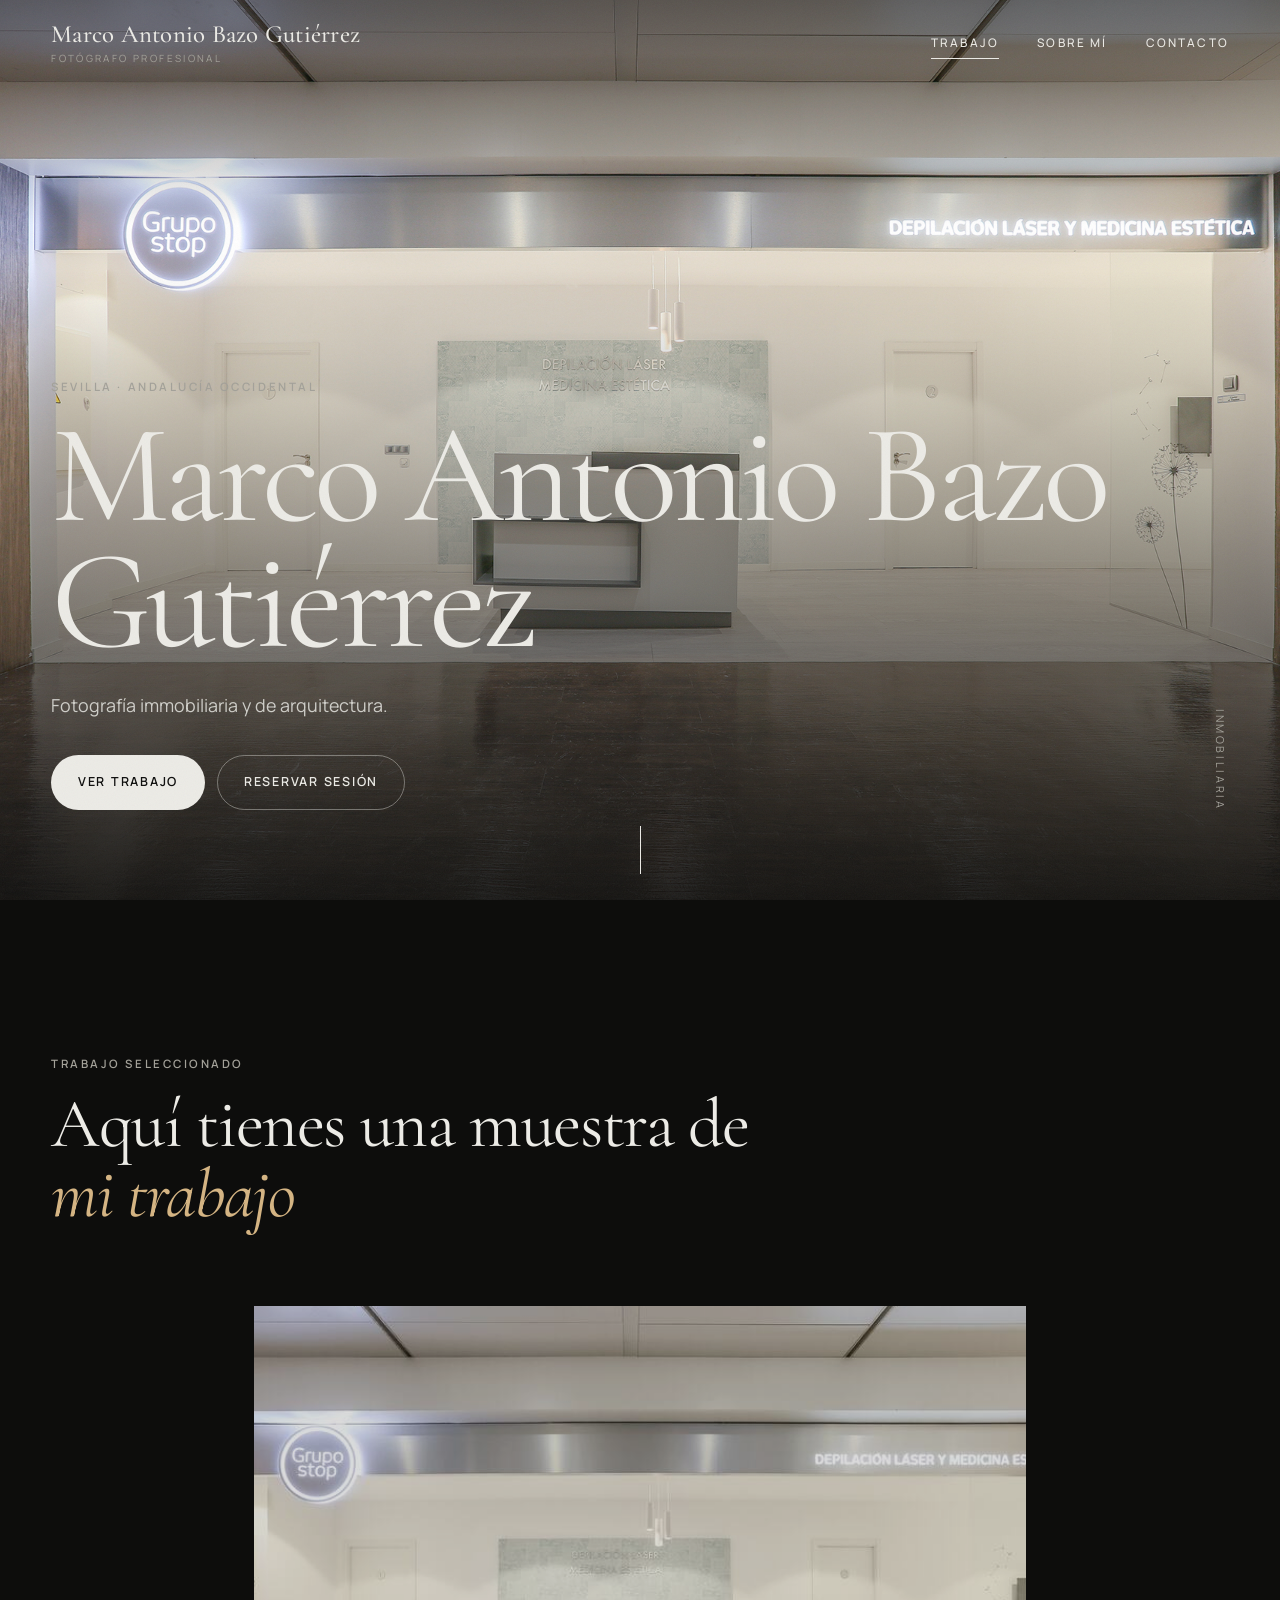
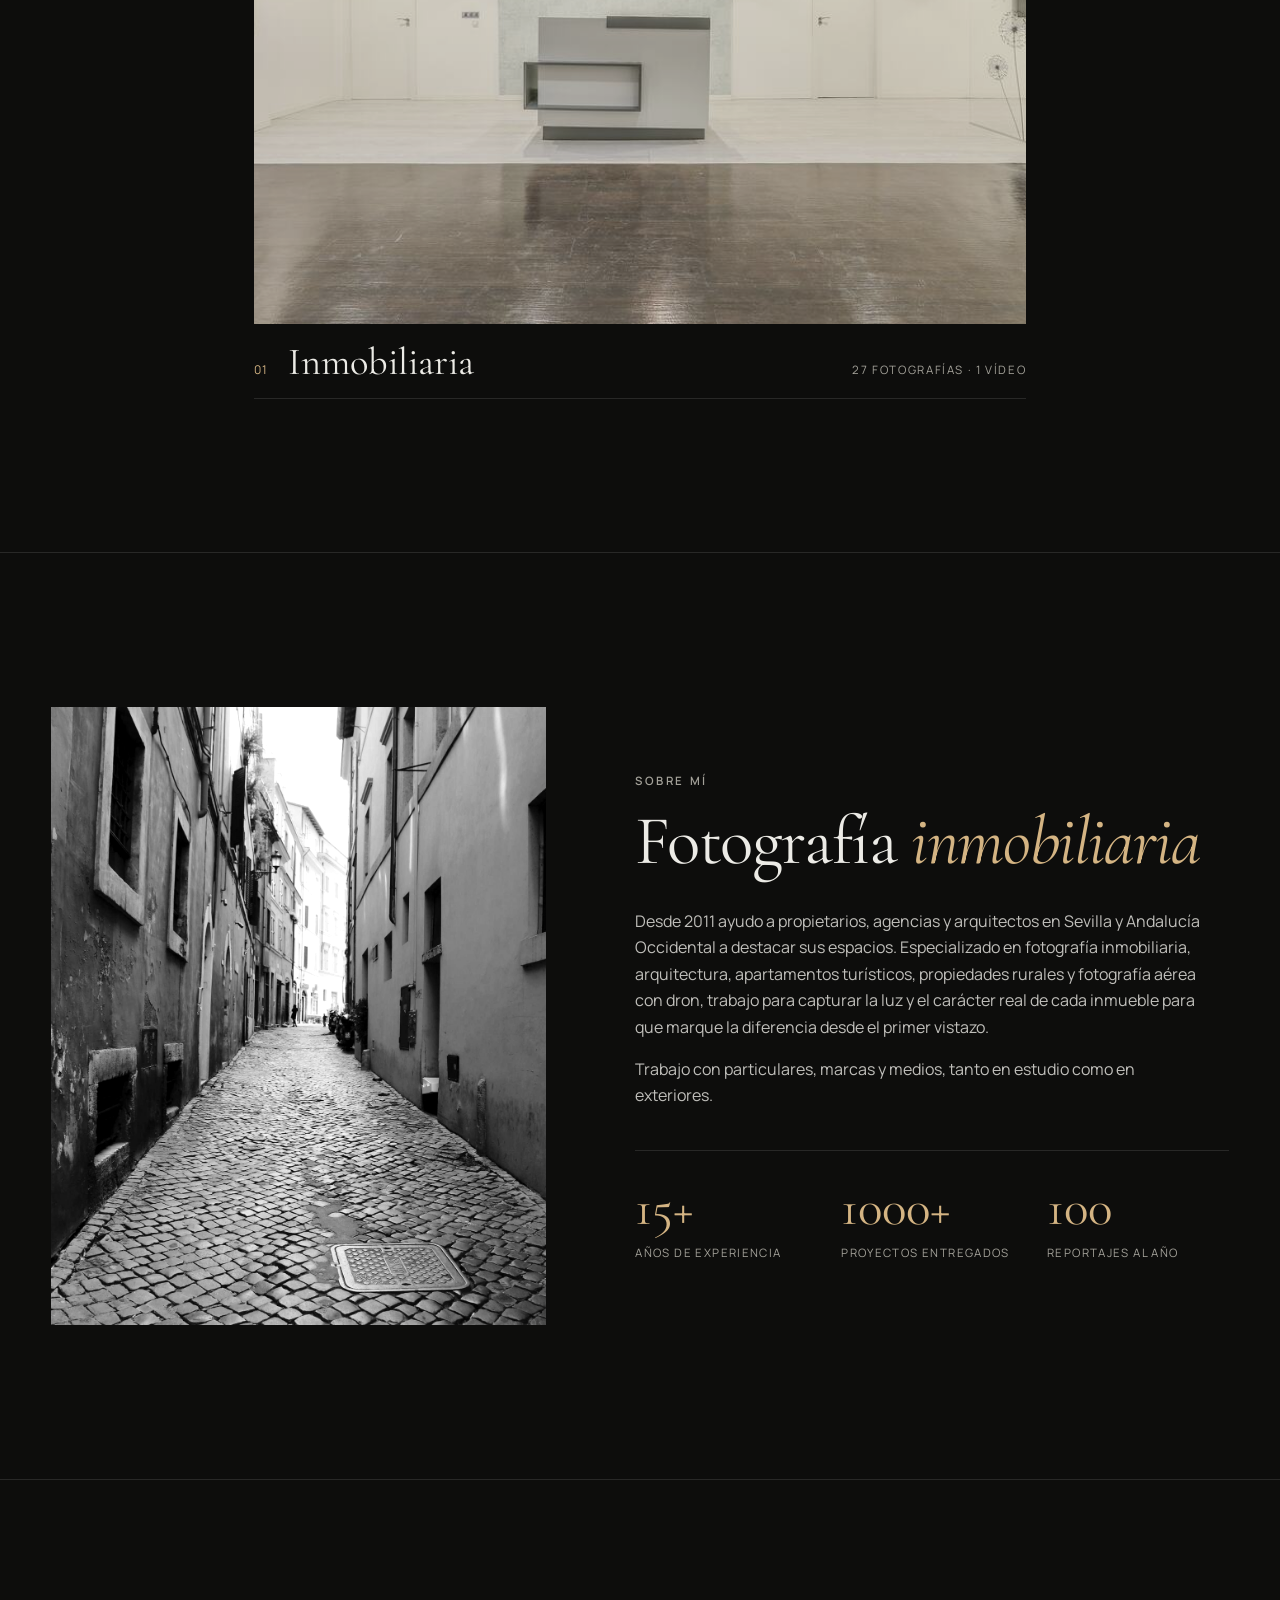
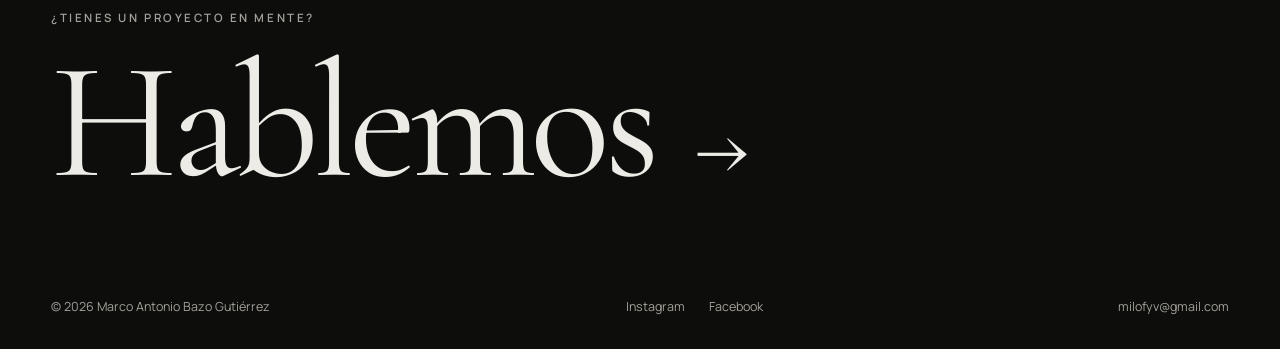
<file: index.html>
<!doctype html>
<html lang="es">
<head>
  <meta charset="utf-8">
  <meta name="viewport" content="width=device-width, initial-scale=1">
  <title>Marco Antonio Bazo - Porfolio fotográfico</title>
  <meta name="description" content="Porfolio de fotografía profesional: inmobiliaria y arquitectura.">
  <link rel="preconnect" href="https://fonts.googleapis.com">
  <link rel="preconnect" href="https://fonts.gstatic.com" crossorigin>
  <link rel="stylesheet" href="https://fonts.googleapis.com/css2?family=Cormorant+Garamond:ital,wght@0,400;0,500;1,400&family=Manrope:wght@400;500;600&display=swap">
  <link rel="stylesheet" href="assets/css/styles.css">
  <script type="module" src="assets/js/home.js"></script>
</head>
<body class="page-home">
  <header class="site-header"></header>

  <main>
    <section class="hero">
      <div class="hero__slides" aria-hidden="true"></div>
      <div class="hero__content">
        <p class="eyebrow hero__location"></p>
        <h1 class="hero__title"></h1>
        <p class="hero__tagline"></p>
        <div class="hero__actions">
          <a class="btn btn--light" href="#trabajo">Ver trabajo</a>
          <a class="btn btn--ghost" href="contacto.html">Reservar sesión</a>
        </div>
      </div>
      <p class="hero__meta"></p>
      <a class="hero__scroll" href="#trabajo" aria-label="Bajar al trabajo"><span></span></a>
    </section>

    <section id="trabajo" class="section">
      <div class="section__head" data-reveal>
        <p class="eyebrow">Trabajo seleccionado</p>
        <h2 class="section__title">Aquí tienes una muestra de <em>mi trabajo</em></h2>
      </div>
      <div class="categories" aria-live="polite">
        <div class="skeleton"></div><div class="skeleton"></div><div class="skeleton"></div>
      </div>
    </section>

    <section id="sobre-mi" class="section about">
      <figure class="about__media" data-reveal><img alt="" loading="lazy"></figure>
      <div class="about__body" data-reveal>
        <p class="eyebrow">Sobre mí</p>
        <h2 class="section__title">Fotografía <em>inmobiliaria</em></h2>
        <div class="about__text"></div>
        <dl class="stats"></dl>
      </div>
    </section>
  </main>

  <footer class="site-footer"></footer>
</body>
</html>
</file>
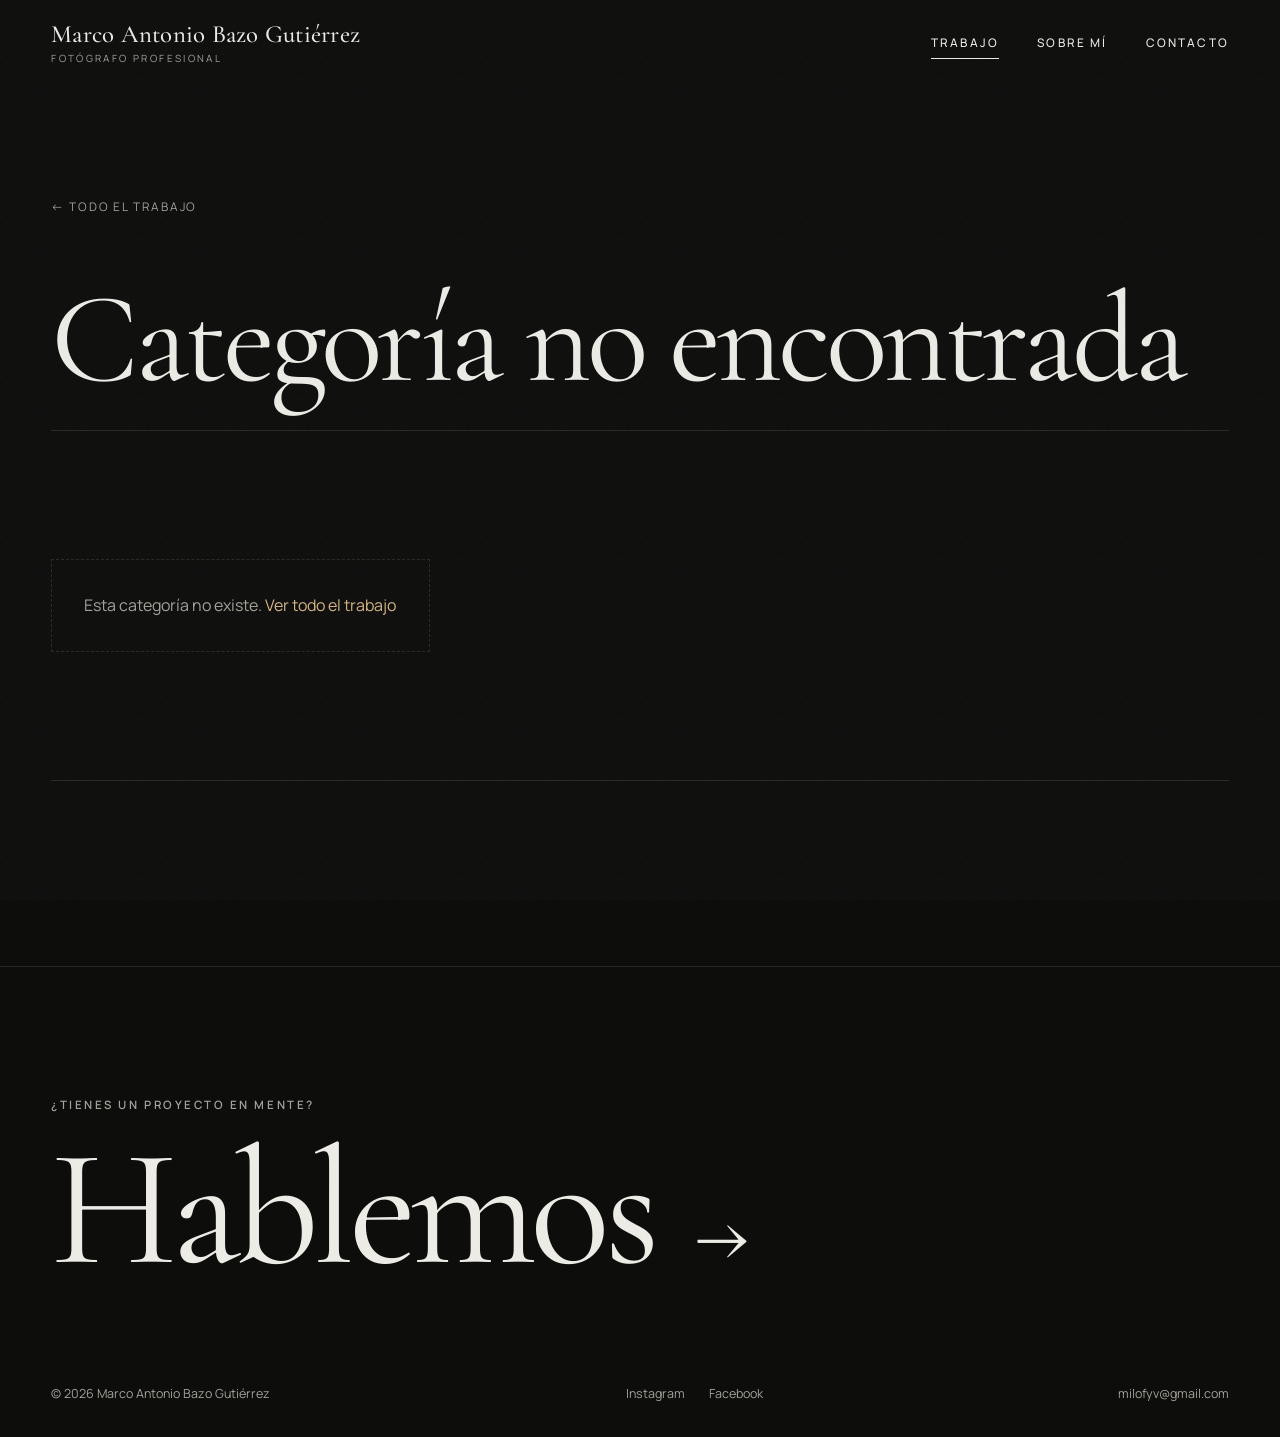
<file: categoria.html>
<!doctype html>
<html lang="es">
<head>
  <meta charset="utf-8">
  <meta name="viewport" content="width=device-width, initial-scale=1">
  <title>Galería</title>
  <link rel="preconnect" href="https://fonts.googleapis.com">
  <link rel="preconnect" href="https://fonts.gstatic.com" crossorigin>
  <link rel="stylesheet" href="https://fonts.googleapis.com/css2?family=Cormorant+Garamond:ital,wght@0,400;0,500;1,400&family=Manrope:wght@400;500;600&display=swap">
  <link rel="stylesheet" href="assets/css/styles.css">
  <script type="module" src="assets/js/gallery.js"></script>
</head>
<body class="page-gallery">
  <header class="site-header"></header>

  <main class="section">
    <header class="gallery-head">
      <a class="back-link" href="index.html#trabajo">← Todo el trabajo</a>
      <p class="eyebrow"></p>
      <h1 class="gallery-head__title">&nbsp;</h1>
      <div class="gallery-head__info">
        <p class="gallery-head__desc"></p>
        <p class="gallery-head__count"></p>
      </div>
    </header>

    <div class="masonry" aria-live="polite">
      <div class="skeleton"></div><div class="skeleton"></div><div class="skeleton"></div>
    </div>

    <nav class="category-pager" aria-label="Otras categorías"></nav>
  </main>

  <footer class="site-footer"></footer>
</body>
</html>
</file>
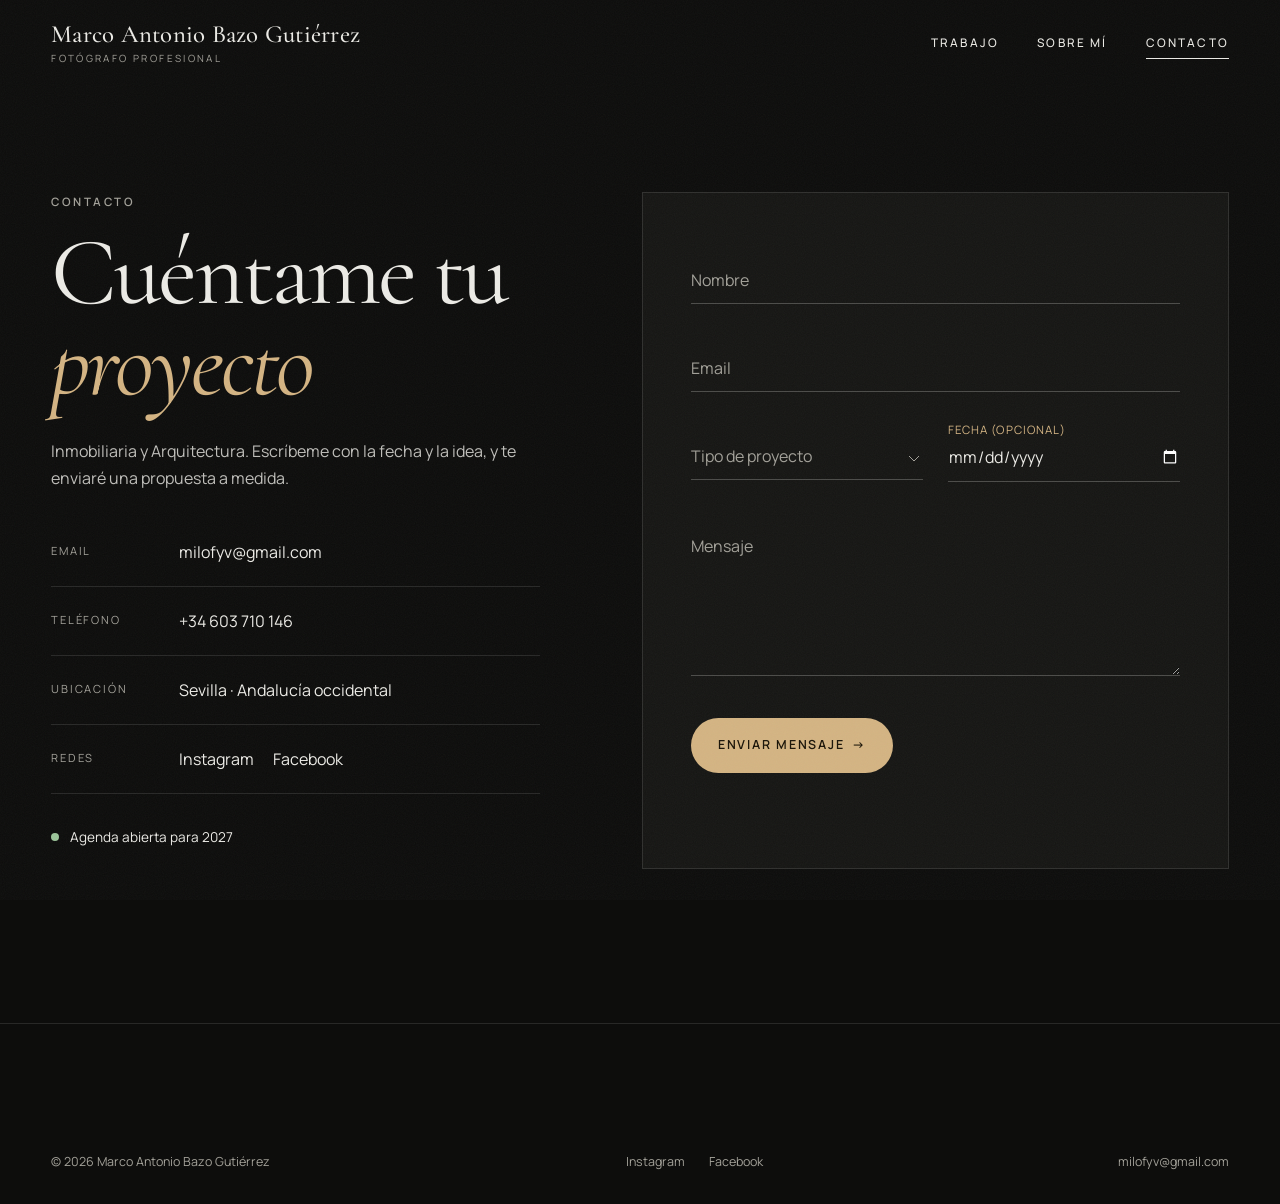
<file: contacto.html>
<!doctype html>
<html lang="es">
<head>
  <meta charset="utf-8">
  <meta name="viewport" content="width=device-width, initial-scale=1">
  <title>Contacto</title>
  <meta name="description" content="Reserva una sesión o solicita presupuesto.">
  <link rel="preconnect" href="https://fonts.googleapis.com">
  <link rel="preconnect" href="https://fonts.gstatic.com" crossorigin>
  <link rel="stylesheet" href="https://fonts.googleapis.com/css2?family=Cormorant+Garamond:ital,wght@0,400;0,500;1,400&family=Manrope:wght@400;500;600&display=swap">
  <link rel="stylesheet" href="assets/css/styles.css">
  <script type="module" src="assets/js/contact.js"></script>
</head>
<body class="page-contact">
  <header class="site-header"></header>

  <main class="section contact">
    <div class="contact__intro" data-reveal>
      <p class="eyebrow">Contacto</p>
      <h1 class="contact__title">Cuéntame tu <em>proyecto</em></h1>
      <p class="contact__lead">Inmobiliaria y Arquitectura. Escríbeme con la fecha y la idea, y te enviaré una propuesta a medida.</p>
      <div class="contact-info"></div>
    </div>

    <form class="contact-form" novalidate data-reveal>
      <div class="field">
        <input id="name" name="name" type="text" placeholder=" " required autocomplete="name">
        <label for="name">Nombre</label>
      </div>
      <div class="field">
        <input id="email" name="email" type="email" placeholder=" " required autocomplete="email">
        <label for="email">Email</label>
      </div>
      <div class="field-row">
        <div class="field">
          <select id="service" name="service" required>
            <option value="" disabled selected hidden></option>
          </select>
          <label for="service">Tipo de proyecto</label>
        </div>
        <div class="field">
          <input id="date" name="date" type="date" placeholder=" ">
          <label for="date">Fecha (opcional)</label>
        </div>
      </div>
      <div class="field">
        <textarea id="message" name="message" rows="5" placeholder=" " required minlength="10"></textarea>
        <label for="message">Mensaje</label>
      </div>
      <input type="text" name="_gotcha" class="hp" tabindex="-1" autocomplete="off" aria-hidden="true">
      <button class="btn btn--accent" type="submit">Enviar mensaje <span aria-hidden="true">→</span></button>
      <p class="form-status" role="status" aria-live="polite"></p>
    </form>
  </main>

  <footer class="site-footer"></footer>
</body>
</html>
</file>
<file: assets/css/styles.css>
/* ==========================================================================
   Porfolio fotográfico — estilos
   ========================================================================== */
:root {
  --bg: #0d0d0c;
  --surface: #161614;
  --text: #ecebe6;
  --muted: #a3a199;
  --line: rgba(236, 235, 230, 0.12);
  --accent: #d4b483;
  --accent-ink: #1a1408;
  --ok: #9cc59a;
  --error: #e59a8c;

  --serif: "Cormorant Garamond", Georgia, "Times New Roman", serif;
  --sans: "Manrope", system-ui, -apple-system, "Segoe UI", sans-serif;

  --gutter: clamp(16px, 4vw, 56px);
  --max: 1440px;
  --ease: cubic-bezier(0.22, 1, 0.36, 1);
}

*, *::before, *::after { box-sizing: border-box; }

html { scroll-behavior: smooth; -webkit-text-size-adjust: 100%; }

body {
  margin: 0;
  background: var(--bg);
  color: var(--text);
  font: 400 16px/1.65 var(--sans);
  -webkit-font-smoothing: antialiased;
  overflow-x: hidden;
}

/* Grano de película muy sutil sobre toda la página */
body::after {
  content: "";
  position: fixed;
  inset: 0;
  pointer-events: none;
  z-index: 100;
  opacity: 0.045;
  background-image: url("data:image/svg+xml,%3Csvg xmlns='http://www.w3.org/2000/svg' width='160' height='160'%3E%3Cfilter id='n'%3E%3CfeTurbulence type='fractalNoise' baseFrequency='.9' numOctaves='3' stitchTiles='stitch'/%3E%3C/filter%3E%3Crect width='100%25' height='100%25' filter='url(%23n)'/%3E%3C/svg%3E");
}

body.no-scroll, body.nav-open { overflow: hidden; }

/* Sin esto, cualquier "display" del CSS anula el atributo hidden (p. ej. el visor
   quedaría como capa invisible a pantalla completa bloqueando los clics). */
[hidden] { display: none !important; }

img { display: block; max-width: 100%; }
a { color: inherit; text-decoration: none; }
button { font: inherit; color: inherit; }
::selection { background: var(--accent); color: var(--accent-ink); }
:focus-visible { outline: 1px solid var(--accent); outline-offset: 4px; }
code { font-size: 0.9em; color: var(--accent); }

em { font-style: italic; color: var(--accent); }

.eyebrow {
  margin: 0 0 1rem;
  font-size: 0.72rem;
  font-weight: 600;
  letter-spacing: 0.22em;
  text-transform: uppercase;
  color: var(--muted);
}

/* ---------- Botones ---------- */
.btn {
  display: inline-flex;
  align-items: center;
  gap: 0.6em;
  padding: 1rem 1.6rem;
  border: 1px solid transparent;
  border-radius: 999px;
  font-size: 0.78rem;
  font-weight: 600;
  letter-spacing: 0.14em;
  text-transform: uppercase;
  cursor: pointer;
  transition: background 0.3s, color 0.3s, border-color 0.3s, transform 0.3s var(--ease);
}
.btn:hover { transform: translateY(-2px); }
.btn--light { background: var(--text); color: var(--bg); }
.btn--light:hover { background: var(--accent); }
.btn--ghost { border-color: rgba(236, 235, 230, 0.4); }
.btn--ghost:hover { border-color: var(--text); background: rgba(236, 235, 230, 0.08); }
.btn--accent { background: var(--accent); color: var(--accent-ink); }
.btn--accent:hover { background: var(--text); }
.btn:disabled { opacity: 0.5; pointer-events: none; }

/* ---------- Cabecera ---------- */
.site-header {
  position: fixed;
  inset: 0 0 auto;
  z-index: 50;
  display: flex;
  align-items: center;
  justify-content: space-between;
  padding: 1.4rem var(--gutter);
  transition: background 0.4s, padding 0.4s var(--ease), border-color 0.4s;
  border-bottom: 1px solid transparent;
}
.site-header.is-scrolled {
  padding-block: 0.9rem;
  background: rgba(13, 13, 12, 0.78);
  backdrop-filter: blur(14px);
  -webkit-backdrop-filter: blur(14px);
  border-color: var(--line);
}
.brand { display: flex; flex-direction: column; line-height: 1.1; position: relative; z-index: 2; }
.brand__name { font: 500 1.55rem/1 var(--serif); letter-spacing: 0.01em; }
.brand__role { font-size: 0.62rem; letter-spacing: 0.24em; text-transform: uppercase; color: var(--muted); margin-top: 0.35rem; }

.site-nav { display: flex; gap: 2.4rem; }
.site-nav a {
  position: relative;
  font-size: 0.74rem;
  font-weight: 500;
  letter-spacing: 0.18em;
  text-transform: uppercase;
  padding-block: 0.4rem;
}
.site-nav a::after {
  content: "";
  position: absolute;
  left: 0; right: 0; bottom: 0;
  height: 1px;
  background: currentColor;
  transform: scaleX(0);
  transform-origin: right;
  transition: transform 0.4s var(--ease);
}
.site-nav a:hover::after, .site-nav a[aria-current="page"]::after { transform: scaleX(1); transform-origin: left; }

.nav-toggle { display: none; }

@media (max-width: 760px) {
  .nav-toggle {
    display: grid;
    gap: 7px;
    position: relative;
    z-index: 2;
    width: 44px; height: 44px;
    place-content: center;
    background: none;
    border: 0;
    cursor: pointer;
  }
  .nav-toggle span { width: 26px; height: 1px; background: var(--text); transition: transform 0.4s var(--ease); }
  .nav-open .nav-toggle span:first-child { transform: translateY(4px) rotate(45deg); }
  .nav-open .nav-toggle span:last-child { transform: translateY(-4px) rotate(-45deg); }

  /* El desenfoque crea un bloque de referencia que limitaría el menú fijo al header. */
  .nav-open .site-header.is-scrolled {
    backdrop-filter: none;
    -webkit-backdrop-filter: none;
  }

  .site-nav {
    position: fixed;
    inset: 0;
    flex-direction: column;
    justify-content: center;
    gap: 1.2rem;
    padding: var(--gutter);
    background: var(--bg);
    opacity: 0;
    visibility: hidden;
    transition: opacity 0.4s, visibility 0.4s;
  }
  .site-nav a { font: 400 clamp(2.4rem, 11vw, 3.4rem)/1.1 var(--serif); letter-spacing: 0; text-transform: none; }
  .nav-open .site-nav { opacity: 1; visibility: visible; }
}

/* ---------- Hero ---------- */
.hero {
  position: relative;
  min-height: 100svh;
  display: flex;
  align-items: flex-end;
  padding: 8rem var(--gutter) clamp(5rem, 10vh, 7rem);
  overflow: hidden;
  isolation: isolate;
}
.hero__slides { position: absolute; inset: 0; z-index: -2; background: var(--surface); }
.hero__slides img {
  position: absolute;
  inset: 0;
  width: 100%;
  height: 100%;
  object-fit: cover;
  opacity: 0;
  transform: scale(1.08);
  transition: opacity 1.6s ease, transform 8s linear;
}
.hero__slides img.is-active { opacity: 1; transform: scale(1); }
.hero::after {
  content: "";
  position: absolute;
  inset: 0;
  z-index: -1;
  background:
    linear-gradient(180deg, rgba(13, 13, 12, 0.55) 0%, transparent 25%),
    linear-gradient(0deg, rgba(13, 13, 12, 0.92) 0%, rgba(13, 13, 12, 0.3) 45%, transparent 70%);
}
.hero__content { max-width: 1100px; animation: rise 1.2s var(--ease) both 0.2s; }
.hero__title {
  margin: 0;
  font: 400 clamp(3.4rem, 11vw, 10rem)/0.9 var(--serif);
  letter-spacing: -0.035em;
}
.hero__tagline {
  max-width: 34rem;
  margin: 1.6rem 0 2.2rem;
  font-size: clamp(1rem, 1.4vw, 1.15rem);
  color: rgba(236, 235, 230, 0.82);
}
.hero__actions { display: flex; flex-wrap: wrap; gap: 0.8rem; }
.hero__meta {
  position: absolute;
  right: var(--gutter);
  bottom: clamp(5rem, 10vh, 7rem);
  margin: 0;
  writing-mode: vertical-rl;
  font-size: 0.68rem;
  letter-spacing: 0.24em;
  text-transform: uppercase;
  color: var(--muted);
  white-space: pre;
}
.hero__scroll {
  position: absolute;
  left: 50%;
  bottom: 1.6rem;
  width: 1px;
  height: 48px;
  background: var(--line);
  overflow: hidden;
}
.hero__scroll span {
  position: absolute;
  inset: 0;
  background: var(--text);
  animation: scrollline 2.2s var(--ease) infinite;
}
@media (max-width: 760px) { .hero__meta { display: none; } }

@keyframes rise { from { opacity: 0; transform: translateY(40px); } }
@keyframes scrollline { 0% { transform: translateY(-100%); } 100% { transform: translateY(100%); } }

/* ---------- Secciones ---------- */
.section {
  max-width: var(--max);
  margin: 0 auto;
  padding: clamp(5rem, 12vw, 10rem) var(--gutter);
}
.section__head { max-width: 46rem; margin-bottom: clamp(3rem, 6vw, 5rem); }
.section__title {
  margin: 0;
  font: 400 clamp(2.4rem, 5.4vw, 4.6rem)/1.02 var(--serif);
  letter-spacing: -0.02em;
}

/* ---------- Tarjetas de categoría (rejilla editorial asimétrica) ---------- */
.categories {
  display: grid;
  grid-template-columns: repeat(12, 1fr);
  gap: clamp(2.5rem, 5vw, 4.5rem) clamp(1rem, 3vw, 3rem);
}
.category-card { grid-column: span 6; display: block; }
.category-card:nth-child(4n + 1) { grid-column: 1 / span 7; }
.category-card:nth-child(4n + 2) { grid-column: 9 / span 4; margin-top: clamp(4rem, 14vw, 12rem); }
.category-card:nth-child(4n + 3) { grid-column: 2 / span 5; }
.category-card:nth-child(4n + 4) { grid-column: 7 / span 6; margin-top: clamp(2rem, 8vw, 7rem); }
.category-card:last-child:nth-child(odd) { grid-column: 3 / span 8; }

.category-card__media {
  margin: 0;
  aspect-ratio: 4 / 5;
  overflow: hidden;
  background: var(--surface);
}
.category-card:nth-child(4n + 1) .category-card__media,
.category-card:last-child:nth-child(odd) .category-card__media { aspect-ratio: 5 / 4; }
.category-card__media img {
  width: 100%;
  height: 100%;
  object-fit: cover;
  filter: brightness(0.86) saturate(0.92);
  transform: scale(1.02);
  transition: transform 1.2s var(--ease), filter 0.8s;
}
.category-card:hover img { transform: scale(1.07); filter: brightness(1) saturate(1); }
.category-card__body {
  display: grid;
  grid-template-columns: auto minmax(0, 1fr) auto;
  align-items: baseline;
  gap: clamp(0.5rem, 2vw, 1.2rem);
  padding-top: 1.2rem;
  border-bottom: 1px solid var(--line);
  padding-bottom: 1rem;
}
.category-card__index { font-size: 0.75rem; letter-spacing: 0.12em; color: var(--accent); }
.category-card__title {
  margin: 0;
  font: 400 clamp(1.8rem, 3vw, 2.6rem)/1 var(--serif);
  overflow-wrap: anywhere;
  transition: transform 0.5s var(--ease);
}
.category-card:hover .category-card__title { transform: translateX(0.5rem); font-style: italic; }
.category-card__count { font-size: 0.72rem; letter-spacing: 0.14em; text-transform: uppercase; color: var(--muted); }

@media (max-width: 760px) {
  .categories { grid-template-columns: 1fr; }
  .category-card, .category-card:nth-child(n) { grid-column: auto; margin-top: 0; }
  .category-card:last-child:nth-child(odd) { grid-column: auto; }
  .category-card:nth-child(n) .category-card__media { aspect-ratio: 4 / 5; }
}

/* ---------- Sobre mí ---------- */
.about {
  display: grid;
  grid-template-columns: minmax(0, 5fr) minmax(0, 6fr);
  gap: clamp(2.5rem, 7vw, 7rem);
  align-items: center;
  border-top: 1px solid var(--line);
}
.about__media { margin: 0; aspect-ratio: 4 / 5; overflow: hidden; background: var(--surface); }
.about__media img { width: 100%; height: 100%; object-fit: cover; filter: grayscale(1) contrast(1.05); }
.about__text { margin: 2rem 0 2.6rem; color: rgba(236, 235, 230, 0.8); max-width: 36rem; }
.about__text p { margin: 0 0 1em; }
.stats { display: grid; grid-template-columns: repeat(3, 1fr); gap: 1.5rem; margin: 0; padding-top: 2rem; border-top: 1px solid var(--line); }
.stats div { display: flex; flex-direction: column-reverse; }
.stats dd { margin: 0; font: 400 clamp(2.4rem, 4vw, 3.4rem)/1 var(--serif); color: var(--accent); }
.stats dt { margin-top: 0.5rem; font-size: 0.72rem; letter-spacing: 0.12em; text-transform: uppercase; color: var(--muted); }

@media (max-width: 860px) {
  .about { grid-template-columns: 1fr; }
}

/* ---------- Página de galería ---------- */
.page-gallery main { padding-top: clamp(8rem, 16vw, 12rem); }
.back-link {
  display: inline-block;
  margin-bottom: 3rem;
  font-size: 0.74rem;
  letter-spacing: 0.16em;
  text-transform: uppercase;
  color: var(--muted);
  transition: color 0.3s;
}
.back-link:hover { color: var(--text); }
.gallery-head { margin-bottom: clamp(3rem, 7vw, 6rem); }
.gallery-head__title {
  margin: 0;
  font: 400 clamp(3.2rem, 10vw, 8.5rem)/0.92 var(--serif);
  letter-spacing: -0.035em;
  animation: rise 1s var(--ease) both;
}
.gallery-head__info {
  display: flex;
  flex-wrap: wrap;
  justify-content: space-between;
  align-items: flex-end;
  gap: 1rem 3rem;
  margin-top: 2rem;
  padding-top: 1.4rem;
  border-top: 1px solid var(--line);
}
.gallery-head__desc { margin: 0; max-width: 40rem; color: rgba(236, 235, 230, 0.8); }
.gallery-head__count { margin: 0; font-size: 0.72rem; letter-spacing: 0.16em; text-transform: uppercase; color: var(--muted); }

.masonry { columns: 3 280px; column-gap: clamp(0.75rem, 1.6vw, 1.5rem); }
.masonry__item {
  position: relative;
  display: block;
  width: 100%;
  margin: 0 0 clamp(0.75rem, 1.6vw, 1.5rem);
  padding: 0;
  border: 0;
  background: var(--surface);
  break-inside: avoid;
  cursor: zoom-in;
  overflow: hidden;
}
.masonry__item img {
  width: 100%;
  height: auto;
  opacity: 0;
  transition: opacity 0.8s ease, transform 1s var(--ease);
}
.masonry__item.is-loaded img { opacity: 1; }
.masonry__item::after {
  content: "";
  position: absolute;
  inset: 0;
  background: linear-gradient(0deg, rgba(13, 13, 12, 0.35), transparent 40%);
  opacity: 0;
  transition: opacity 0.5s;
}
.masonry__item:hover img { transform: scale(1.035); }
.masonry__item:hover::after { opacity: 1; }

.category-pager {
  display: flex;
  justify-content: space-between;
  gap: 2rem;
  margin-top: clamp(4rem, 10vw, 8rem);
  padding-top: 2rem;
  border-top: 1px solid var(--line);
}
.category-pager__link { display: flex; flex-direction: column; }
.category-pager__link--next { text-align: right; margin-left: auto; }
.category-pager__link .eyebrow { margin-bottom: 0.5rem; }
.category-pager__title { font: 400 clamp(1.8rem, 4vw, 3.2rem)/1 var(--serif); transition: color 0.3s; }
.category-pager__link:hover .category-pager__title { color: var(--accent); font-style: italic; }

/* ---------- Visor (lightbox) ---------- */
.lightbox {
  position: fixed;
  inset: 0;
  z-index: 200;
  display: grid;
  grid-template-rows: 1fr auto;
  background: rgba(8, 8, 7, 0.97);
  opacity: 0;
  transition: opacity 0.25s ease;
}
.lightbox.is-open { opacity: 1; }
.lightbox__stage { display: grid; place-items: center; padding: 4.5rem clamp(1rem, 7vw, 6rem) 0; min-height: 0; }
.lightbox__img {
  max-width: 100%;
  max-height: calc(100svh - 9rem);
  object-fit: contain;
  opacity: 0;
  transform: scale(0.985);
  transition: opacity 0.4s ease, transform 0.6s var(--ease);
}
.lightbox__img.is-loaded { opacity: 1; transform: none; }
.lightbox__bar {
  display: flex;
  gap: 1.5rem;
  justify-content: center;
  align-items: baseline;
  padding: 1.2rem var(--gutter) 1.6rem;
  font-size: 0.8rem;
  color: var(--muted);
}
.lightbox__counter { letter-spacing: 0.14em; color: var(--text); }
.lightbox__caption { font: italic 400 1.1rem/1.3 var(--serif); }
.lightbox__btn {
  position: absolute;
  width: 52px; height: 52px;
  border: 1px solid var(--line);
  border-radius: 50%;
  background: rgba(13, 13, 12, 0.5);
  font-size: 1.1rem;
  cursor: pointer;
  transition: background 0.3s, border-color 0.3s;
}
.lightbox__btn:hover { background: var(--text); color: var(--bg); border-color: var(--text); }
.lightbox__close { top: 1rem; right: var(--gutter); }
.lightbox__prev, .lightbox__next { top: 50%; transform: translateY(-50%); }
.lightbox__prev { left: var(--gutter); }
.lightbox__next { right: var(--gutter); }
@media (max-width: 760px) {
  .lightbox__prev, .lightbox__next { top: auto; bottom: 0.9rem; transform: none; width: 44px; height: 44px; }
  .lightbox__bar { padding-inline: 4.5rem; flex-direction: column; align-items: center; gap: 0.3rem; text-align: center; }
}

/* ---------- Contacto ---------- */
.page-contact main { padding-top: clamp(8rem, 16vw, 12rem); }
.contact { display: grid; grid-template-columns: minmax(0, 5fr) minmax(0, 6fr); gap: clamp(3rem, 8vw, 8rem); align-items: start; }
.contact__title {
  margin: 0;
  font: 400 clamp(3rem, 7.5vw, 6.5rem)/0.95 var(--serif);
  letter-spacing: -0.03em;
}
.contact__lead { margin: 1.8rem 0 3rem; max-width: 30rem; color: rgba(236, 235, 230, 0.8); }
.contact-info dl { margin: 0; display: grid; gap: 1.3rem; }
.contact-info dl div { display: grid; grid-template-columns: 7rem 1fr; gap: 1rem; padding-bottom: 1.3rem; border-bottom: 1px solid var(--line); }
.contact-info dt { font-size: 0.7rem; letter-spacing: 0.16em; text-transform: uppercase; color: var(--muted); padding-top: 0.2rem; }
.contact-info dd { margin: 0; overflow-wrap: anywhere; }
.contact-info a:hover { color: var(--accent); }
.contact-info__social { display: flex; flex-wrap: wrap; gap: 0.4rem 1.2rem; }
.availability { display: inline-flex; align-items: center; gap: 0.7rem; margin-top: 2rem; font-size: 0.85rem; }
.availability .dot { width: 8px; height: 8px; border-radius: 50%; background: var(--ok); box-shadow: 0 0 0 0 rgba(156, 197, 154, 0.6); animation: pulse 2s infinite; }
@keyframes pulse { 70% { box-shadow: 0 0 0 10px rgba(156, 197, 154, 0); } 100% { box-shadow: 0 0 0 0 rgba(156, 197, 154, 0); } }

.contact-form {
  display: grid;
  gap: 1.6rem;
  padding: clamp(1.5rem, 4vw, 3rem);
  background: var(--surface);
  border: 1px solid var(--line);
}
.field-row { display: grid; grid-template-columns: 1fr 1fr; gap: 1.6rem; }
.field { position: relative; }
.field input, .field select, .field textarea {
  width: 100%;
  padding: 1.6rem 0 0.6rem;
  border: 0;
  border-bottom: 1px solid rgba(236, 235, 230, 0.25);
  border-radius: 0;
  background: transparent;
  color: var(--text);
  font: inherit;
  color-scheme: dark;
  transition: border-color 0.3s;
  -webkit-appearance: none;
  appearance: none;
}
.field textarea { resize: vertical; min-height: 8rem; }
.field select { cursor: pointer; background: url("data:image/svg+xml,%3Csvg xmlns='http://www.w3.org/2000/svg' width='12' height='8'%3E%3Cpath d='M1 1l5 5 5-5' fill='none' stroke='%23a3a199'/%3E%3C/svg%3E") right 0.2rem bottom 1rem no-repeat; }
.field select option { background: var(--surface); }
.field input:focus, .field select:focus, .field textarea:focus { outline: none; border-color: var(--accent); }
.field label {
  position: absolute;
  left: 0;
  top: 1.6rem;
  color: var(--muted);
  pointer-events: none;
  transform-origin: left top;
  transition: transform 0.3s var(--ease), color 0.3s;
}
.field input:focus + label, .field input:not(:placeholder-shown) + label,
.field textarea:focus + label, .field textarea:not(:placeholder-shown) + label,
.field select:focus + label, .field select:valid + label,
.field input[type="date"] + label {
  transform: translateY(-1.4rem) scale(0.72);
  color: var(--accent);
  letter-spacing: 0.08em;
  text-transform: uppercase;
}
.contact-form .btn { justify-self: start; margin-top: 0.6rem; }
.hp { position: absolute; left: -9999px; }
.form-status { margin: 0; min-height: 1.5em; font-size: 0.9rem; }
.form-status--ok { color: var(--ok); }
.form-status--error { color: var(--error); }
.form-status--pending { color: var(--muted); }

@media (max-width: 860px) {
  .contact { grid-template-columns: 1fr; }
}
@media (max-width: 760px) {
  .masonry { columns: 2 220px; }
}
@media (max-width: 520px) {
  .masonry { columns: 1; }
  .field-row { grid-template-columns: 1fr; }
  .contact-info dl div { grid-template-columns: 1fr; gap: 0.2rem; }
}

/* ---------- Pie ---------- */
.site-footer {
  max-width: var(--max);
  margin: 0 auto;
  padding: clamp(4rem, 10vw, 8rem) var(--gutter) 2rem;
  border-top: 1px solid var(--line);
}
.footer__big {
  display: inline-flex;
  align-items: baseline;
  gap: 0.25em;
  font: 400 clamp(3.6rem, 13vw, 11rem)/0.95 var(--serif);
  letter-spacing: -0.04em;
  transition: color 0.4s;
}
.footer__big span { font-size: 0.5em; transition: transform 0.5s var(--ease); }
.footer__big:hover { color: var(--accent); font-style: italic; }
.footer__big:hover span { transform: translateX(0.3em); }
.footer__bar {
  display: flex;
  flex-wrap: wrap;
  justify-content: space-between;
  gap: 1rem 2rem;
  margin-top: clamp(3rem, 8vw, 6rem);
  font-size: 0.78rem;
  color: var(--muted);
}
.footer__social { display: flex; gap: 1.5rem; }
.footer__bar a:hover { color: var(--text); }
.page-contact .footer__cta { display: none; }
.page-contact .footer__bar { margin-top: 0; }

/* ---------- Estados ---------- */
.skeleton {
  aspect-ratio: 4 / 5;
  background: linear-gradient(100deg, var(--surface) 30%, #1f1f1c 50%, var(--surface) 70%) 0 0 / 300% 100%;
  animation: shimmer 1.6s linear infinite;
  grid-column: span 4;
  margin-bottom: 1rem;
}
@keyframes shimmer { to { background-position: -150% 0; } }
.notice {
  grid-column: 1 / -1;
  padding: 2rem;
  border: 1px dashed var(--line);
  color: var(--muted);
}
.notice p { margin: 0 0 0.6rem; }
.notice strong { color: var(--text); }
.notice a { color: var(--accent); }
.notice__detail { font-family: ui-monospace, monospace; font-size: 0.8rem; opacity: 0.7; }

/* ---------- Animación de entrada ---------- */
[data-reveal] { opacity: 0; transform: translateY(32px); transition: opacity 1s var(--ease), transform 1s var(--ease); }
[data-reveal].is-visible { opacity: 1; transform: none; }
.masonry [data-reveal]:nth-child(3n + 2) { transition-delay: 0.08s; }
.masonry [data-reveal]:nth-child(3n + 3) { transition-delay: 0.16s; }

@media (prefers-reduced-motion: reduce) {
  *, *::before, *::after { animation: none !important; transition: none !important; scroll-behavior: auto !important; }
  [data-reveal] { opacity: 1; transform: none; }
}

/* ---------- Vídeos (YouTube) ---------- */
.masonry__item--video img { aspect-ratio: 16 / 9; object-fit: cover; }
.masonry__item--video::after { opacity: 1; background: linear-gradient(0deg, rgba(13, 13, 12, 0.75), transparent 55%); }
.masonry__play {
  position: absolute;
  top: 50%;
  left: 50%;
  z-index: 1;
  width: 64px;
  height: 64px;
  border: 1px solid rgba(236, 235, 230, 0.7);
  border-radius: 50%;
  background: rgba(13, 13, 12, 0.35);
  backdrop-filter: blur(6px);
  -webkit-backdrop-filter: blur(6px);
  transform: translate(-50%, -50%);
  transition: background 0.4s, border-color 0.4s, transform 0.5s var(--ease);
}
.masonry__play::before {
  content: "";
  position: absolute;
  top: 50%;
  left: 54%;
  border-style: solid;
  border-width: 8px 0 8px 13px;
  border-color: transparent transparent transparent var(--text);
  transform: translate(-50%, -50%);
}
.masonry__item--video:hover .masonry__play { background: var(--accent); border-color: var(--accent); transform: translate(-50%, -50%) scale(1.08); }
.masonry__item--video:hover .masonry__play::before { border-left-color: var(--accent-ink); }
.masonry__label {
  position: absolute;
  left: 1rem;
  right: 1rem;
  bottom: 0.9rem;
  z-index: 1;
  font: italic 400 1.15rem/1.2 var(--serif);
  text-align: left;
}

.lightbox__video { width: min(100%, calc((100svh - 9rem) * 16 / 9)); aspect-ratio: 16 / 9; }
.lightbox__video iframe { width: 100%; height: 100%; border: 0; background: #000; }
</file>
